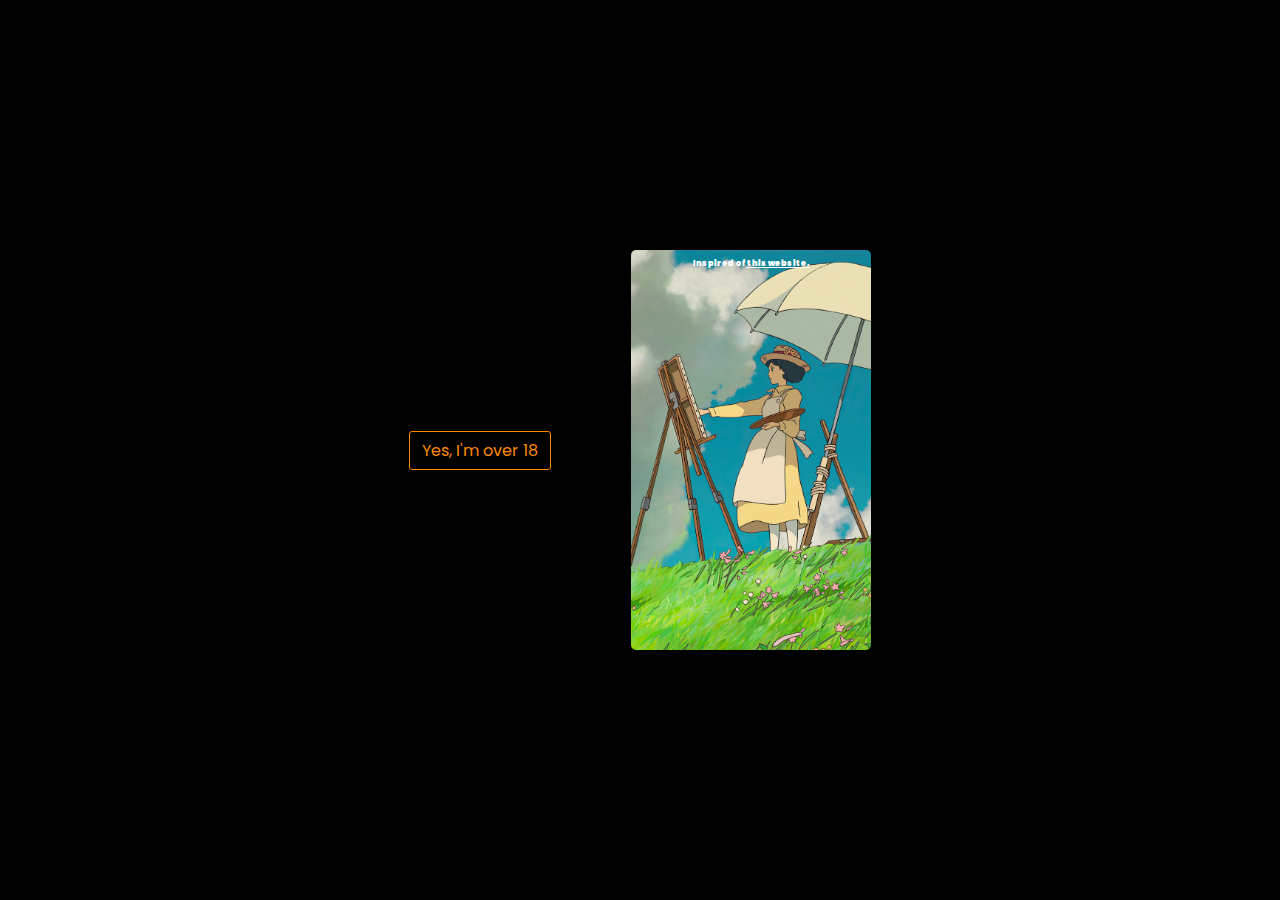
<file: index2.html>
<!DOCTYPE html>
<html lang="en">

<head>
    <meta charset="UTF-8">
    <meta name="viewport" content="width=device-width, initial-scale=1.0">
    <title>Document</title>
    <link rel="preconnect" href="https://fonts.googleapis.com">
    <link rel="preconnect" href="https://fonts.gstatic.com" crossorigin>
    <link href="https://fonts.googleapis.com/css2?family=Poppins:wght@300&display=swap" rel="stylesheet">
    <style>
        body {
            font-family: 'Poppins', sans-serif;
            height: 100vh;
            width: 100vw;
            margin: 0;
            padding: 0;
            background: black;
            display: flex;
            align-items: center;
            justify-content: center;
            gap: 80px;
        }

        .oue {
            color: rgb(255, 136, 0);
            text-decoration: none;
            padding: 6px 12px;
            border: 1px solid rgb(255, 136, 0);
            border-radius: 3px;
            transition: all .3s;
        }

        .oue:hover {
            color: black;
            background: rgb(255, 136, 0);
        }

        .card {
            position: relative;
            height: 400px;
            width: 240px;
            border-radius: 5px;
            background-image: url('img/backgrounds/back2.jpg');
            background-position: 60%;
            background-size: cover;
            overflow: hidden;
            transition: all .3s;
        }

        .card-hover {
            background: linear-gradient(to bottom, rgba(0, 0, 0, 0), rgba(0, 0, 0, 0.9));
            position: absolute;
            height: 100%;
            width: 100%;
            top: 100%;
            transition: all .8s;
            /* FlexBox */
            display: flex;
            flex-direction: column;
            justify-content: center;
            align-items: center;
            /* _______ */
        }

        .card-hover> p {
            font-weight: 900;
            color: white;
            text-align: center;
            font-size: 1.5rem
        }

        .card:hover {
            transform: translateY(-10px);
        }

        .card:hover >.card-hover {
            transform: translateY(-100%);
        }

        .card-hover> a {
            color: white;
            padding: 5px 12px;
            text-decoration: none;
            background: linear-gradient(to left, rgb(0, 81, 255), rgb(0, 225, 255));
            border-radius: 3px;
            transition: all .5s;
            font-weight: 900;
        }

        .card-hover > a:hover {
            border-radius: 100px;
        }

        .card-hover > p > span {
            font-style: italic;
            text-decoration:underline;
        }

        .credits {
            font-weight: 900;
            font-size: 0.5rem;
            text-align: center;
            position: absolute;
            top: 0%;
            left: 50%;
            transform: translateX(-50%);
            color: white;
        }

        .credits > a{
            color: white;
        }
    </style>
</head>

<body>
    <a class="oue" href="#">Yes, I'm over 18</a>
    <div class="card">
        <div class="card-hover">
            <p class="card-titre">Page Porte-Folio<br><span>Only-Ghibli</span></p>
            <a class="bouton" href="index.html">Découvrir</a>
        </div>
        <p class="credits">Inspired of <a href="https://theyellowtree.fr/prestations/creation-site-internet-vendee/" target="_blank">this website.</a></p>
    </div>
</body>

</html>
</file>
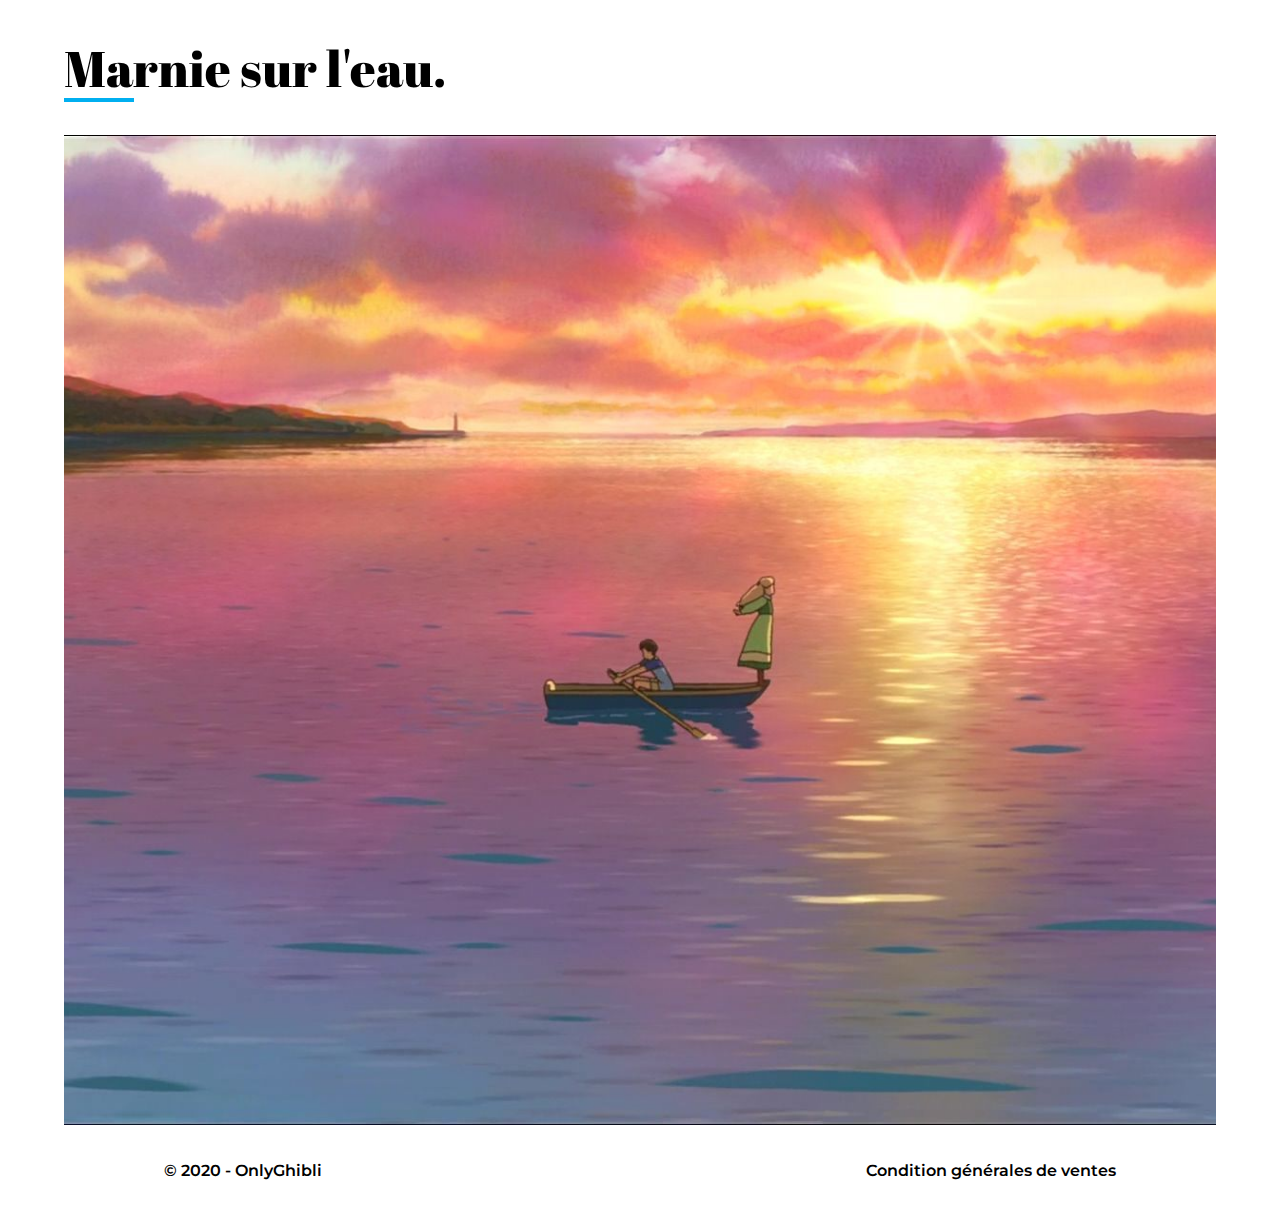
<file: html/attachement-1.html>
<!DOCTYPE html>
<html lang="fr">
    <head>
        <meta charset="UTF-8">
        <meta http-equiv="X-UA-Compatible" content="IE=edge">
        <meta name="viewport" content="width=device-width, initial-scale=1.0">
        <link rel="icon" type="image/png" sizes="16x16" href="../img/icons/no-mask-icon.png">
        <link rel="stylesheet" href="../css/wallpapers.css">
        <title>Marnie</title>
    </head>

    <h1 class="section-title">Marnie sur l'eau.</h1>

    <body>
        <div class="top-page-1">
        </div>
        <footer>
			<p class="copyright">&copy; 2020 - OnlyGhibli</p>
			<a href="cgv.html" class="cgv"> Condition générales de ventes</a>
		</footer>
    </body>
</html>
</file>
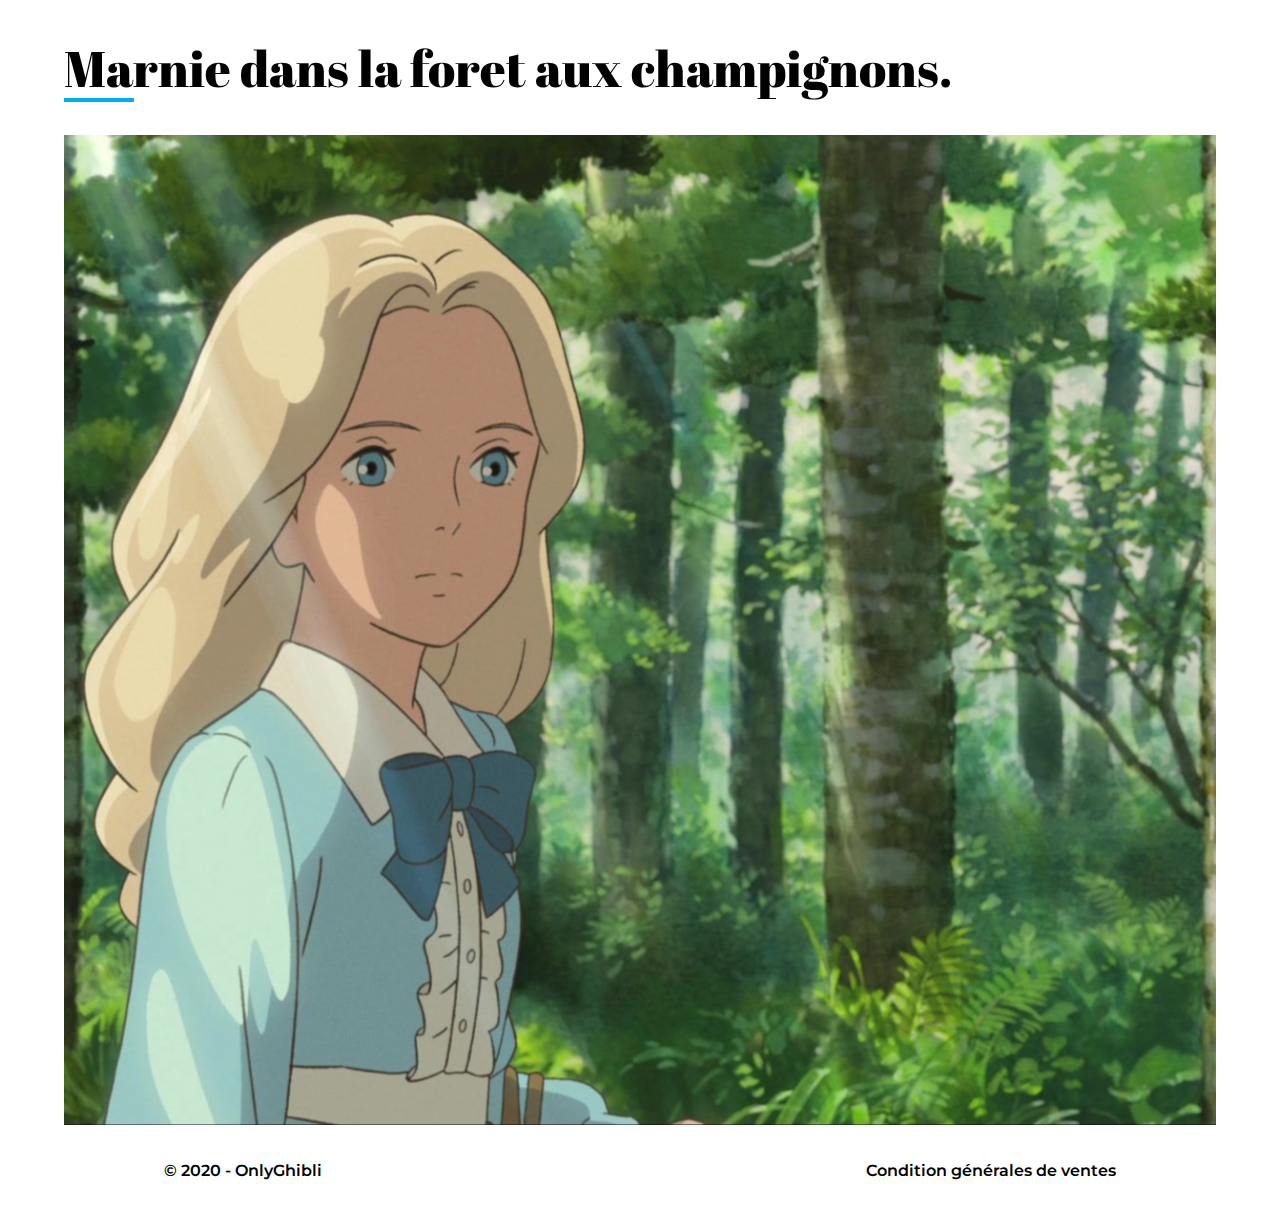
<file: html/attachement-2.html>
<!DOCTYPE html>
<html lang="fr">
    <head>
        <meta charset="UTF-8">
        <meta http-equiv="X-UA-Compatible" content="IE=edge">
        <meta name="viewport" content="width=device-width, initial-scale=1.0">
        <link rel="icon" type="image/png" sizes="16x16" href="../img/icons/no-mask-icon.png">
        <link rel="stylesheet" href="../css/wallpapers.css">
        <title>Marnie</title>
    </head>

    <h1 class="section-title">Marnie dans la foret aux champignons.</h1>

    <body>
        <div class="top-page-2">
        </div>
        <footer>
			<p class="copyright">&copy; 2020 - OnlyGhibli</p>
			<a href="cgv.html" class="cgv"> Condition générales de ventes</a>
		</footer>
    </body>
</html>
</file>
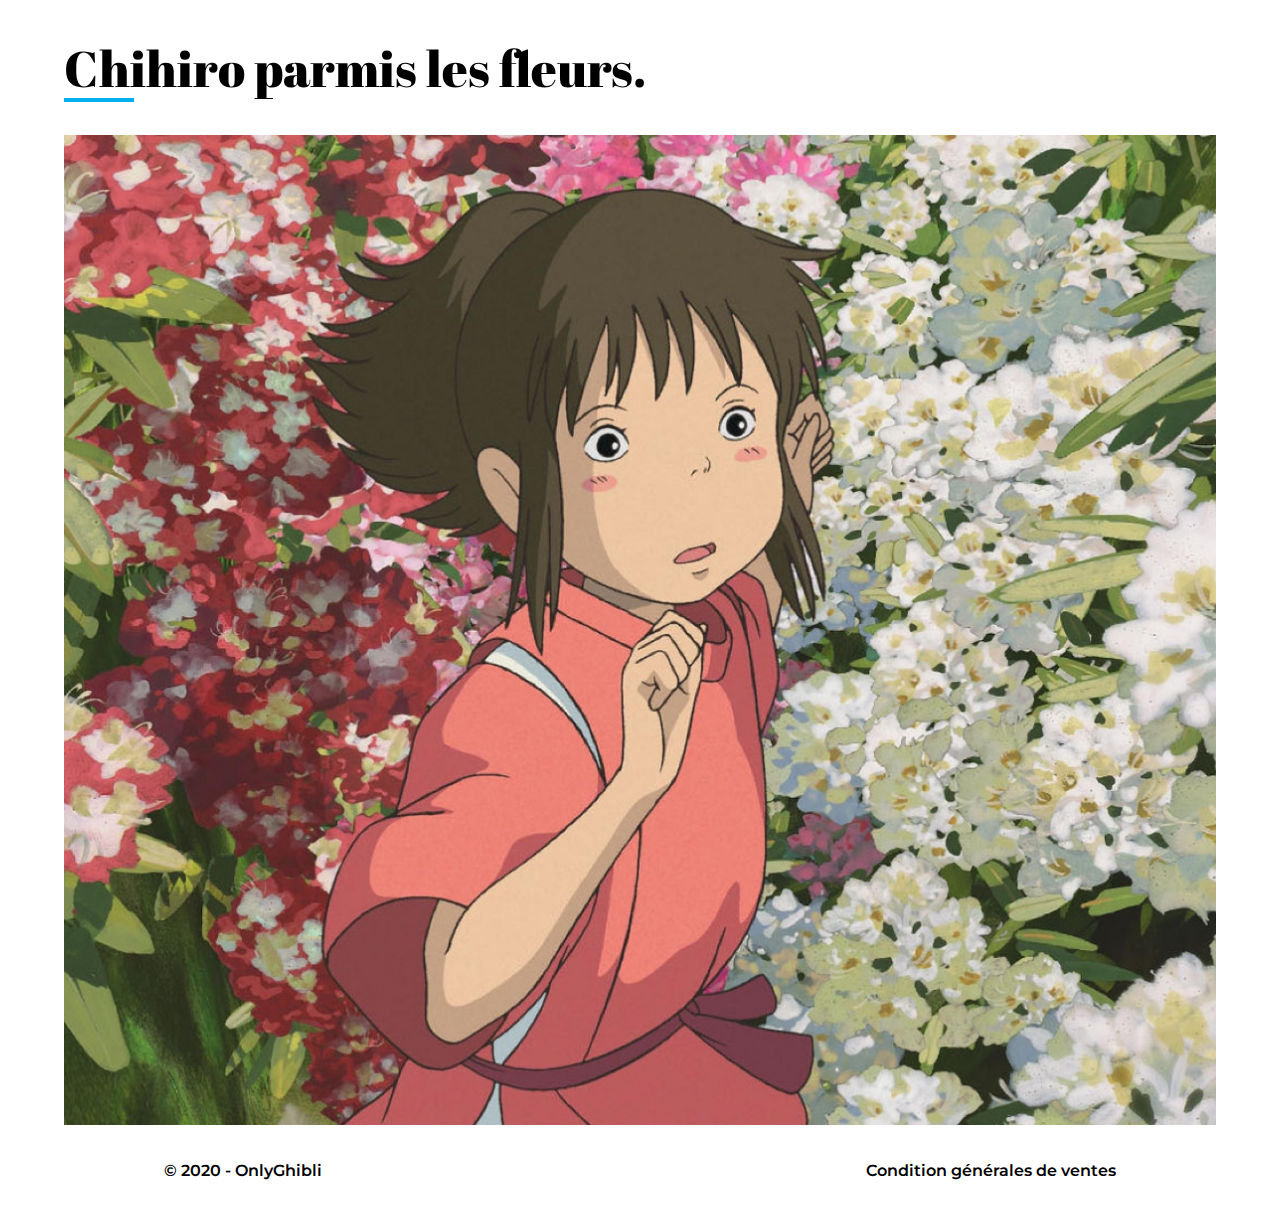
<file: html/attachement-3.html>
<!DOCTYPE html>
<html lang="fr">
    <head>
        <meta charset="UTF-8">
        <meta http-equiv="X-UA-Compatible" content="IE=edge">
        <meta name="viewport" content="width=device-width, initial-scale=1.0">
        <link rel="icon" type="image/png" sizes="16x16" href="../img/icons/no-mask-icon.png">
        <link rel="stylesheet" href="../css/wallpapers.css">
        <!-- <style>
            body {
                background-image: url("../img/backgrounds/back2.jpg");
                background-position: center;
                background-size: cover;
                background-attachment: fixed;
            }

            .top-page-3 {
                border: black solid 3px;
            }
        </style> -->
        <title>Marnie</title>
    </head>

    <h1 class="section-title">Chihiro parmis les fleurs.</h1>

    <body>
        <div class="top-page-3">
        </div>
        <footer>
			<p class="copyright">&copy; 2020 - OnlyGhibli</p>
			<a href="cgv.html" class="cgv"> Condition générales de ventes</a>
		</footer>
    </body>
</html>
</file>
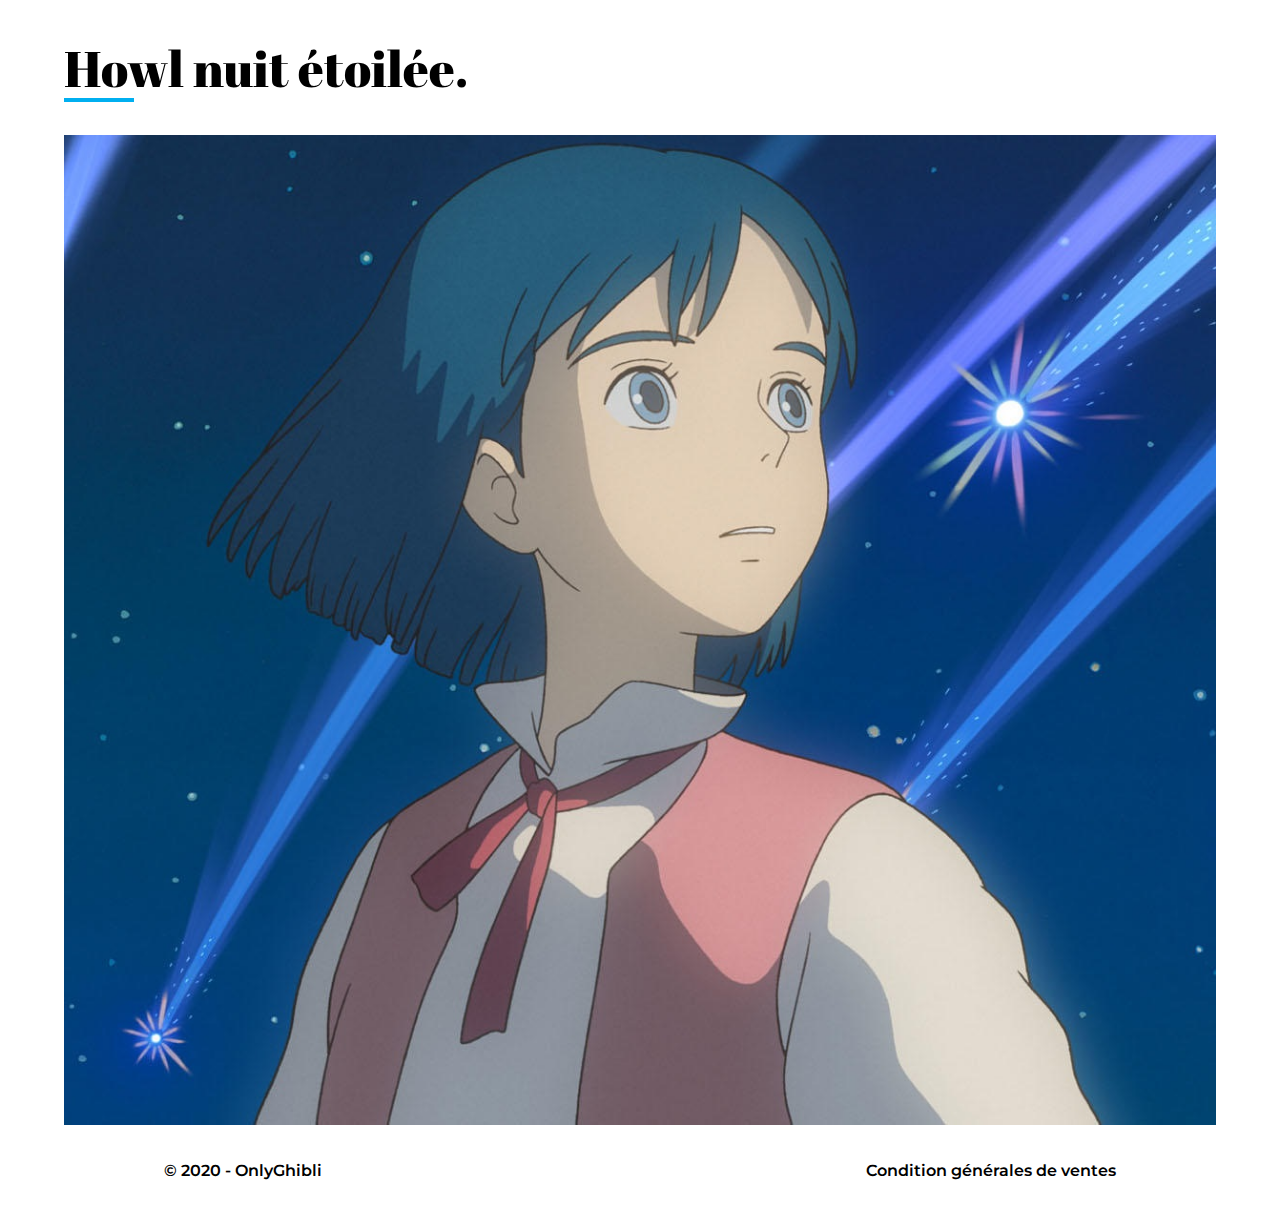
<file: html/attachement-4.html>
<!DOCTYPE html>
<html lang="fr">
    <head>
        <meta charset="UTF-8">
        <meta http-equiv="X-UA-Compatible" content="IE=edge">
        <meta name="viewport" content="width=device-width, initial-scale=1.0">
        <link rel="icon" type="image/png" sizes="16x16" href="../img/icons/no-mask-icon.png">
        <link rel="stylesheet" href="../css/wallpapers.css">
        <title>Marnie</title>
    </head>

    <h1 class="section-title">Howl nuit étoilée.</h1>

    <body>
        <div class="top-page-4">
        </div>
        <footer>
			<p class="copyright">&copy; 2020 - OnlyGhibli</p>
			<a href="cgv.html" class="cgv"> Condition générales de ventes</a>
		</footer>
    </body>
</html>
</file>
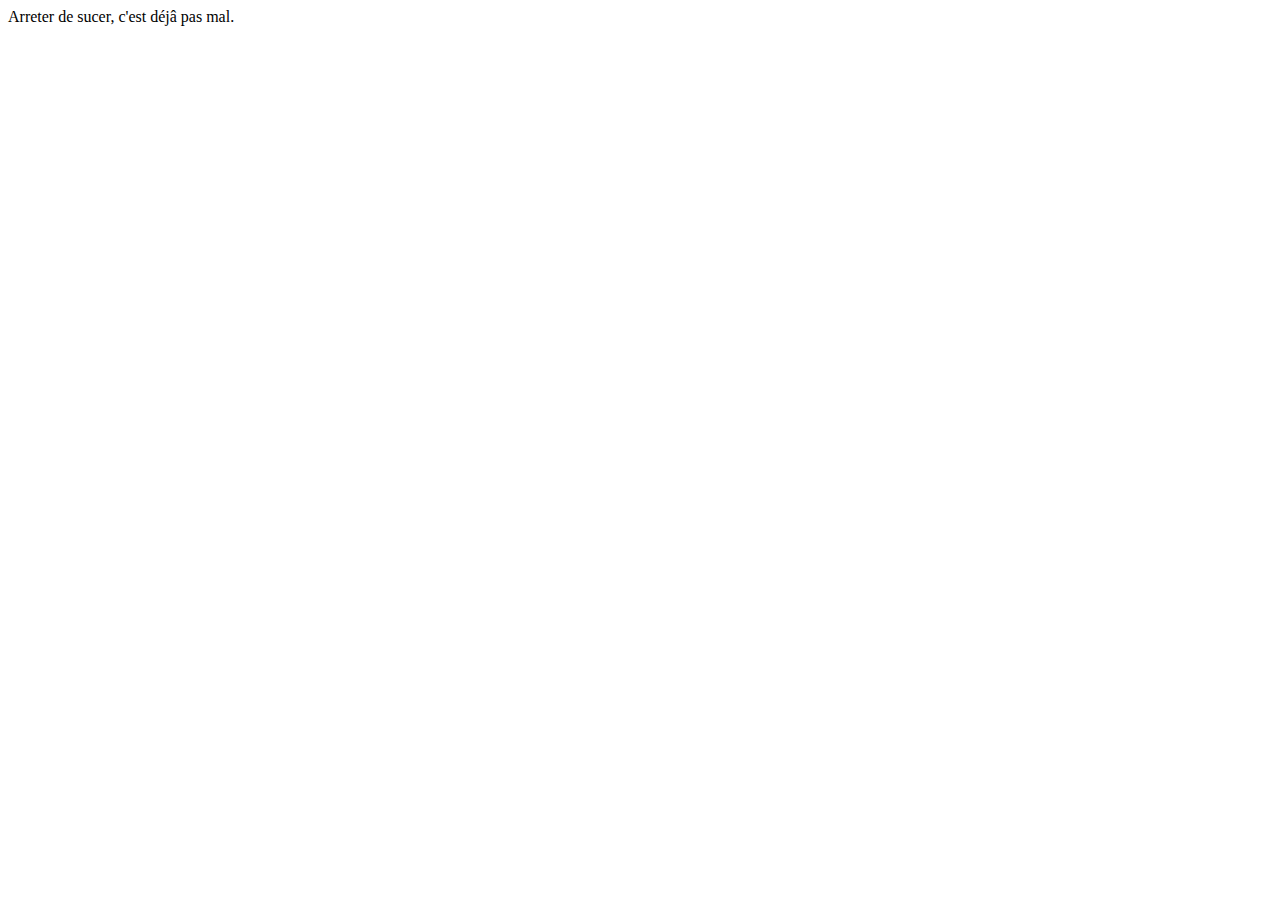
<file: html/cgv.html>
<!DOCTYPE html>
<html>
<head>
	<meta charset="utf-8">
	<meta name="viewport" content="width=device-width, initial-scale=1">
	<title>CGV - OnlyGhibli</title>
</head>
<body>
	Arreter de sucer, c'est déjâ pas mal.
</body>
</html>
</file>
<file: css/wallpapers.css>
@import url('https://fonts.googleapis.com/css2?family=Montserrat:wght@100;200;300;400;500;600;700;800;900&display=swap');
@import url('https://fonts.googleapis.com/css2?family=Abril+Fatface&display=swap');
body {
    margin-left: 4em;
    margin-right: 4em;
}

.top-page-1 {
    margin: 0;
    height: 110vh;  
    background-image: url("../img/wallpapers/Marnie_Sea.jpg");
    background-position: center;
    background-size: cover;
}

.top-page-2 {
    margin: 0;
    height: 110vh;  
    background-image: url("../img/wallpapers/Marnie\ Wood_2.jpg");
    background-position: center;
    background-size: cover;
}

.top-page-3 {
    margin: 0;
    height: 110vh;  
    background-image: url("../img/wallpapers/Chihiro_Among_Flowers.jpg");
    background-position: center;
    background-size: cover;
}

.top-page-4 {
    margin: 0;
    height: 110vh;  
    background-image: url("../img/wallpapers/Howl.jpg");
    background-position: center;
    background-size: cover;
}

.kaede-gif-box {
    display: flex;
    justify-content: center;
    margin-top: 40px;
}

.kaede-gif {
    height: 100vh;
    text-align: center;
}

.section-title {
	font-size: 50px;
	font-family: "Abril Fatface", cursive;
	font-weight: 100;
	position: relative;
}

.section-title::before {
	content: "";
	position: absolute;
	background-color: #00AFF0;
	width: 70px;
	height: 4px;
	bottom: 0;
}

footer {
    font-family: "Montserrat", serif;
	display: flex;
	justify-content: space-between;
	align-items: center;
	margin: 20px 100px;
	font-weight: 600;
}

footer a.cgv {
	text-decoration: none;
	color: black;

}
</file>
